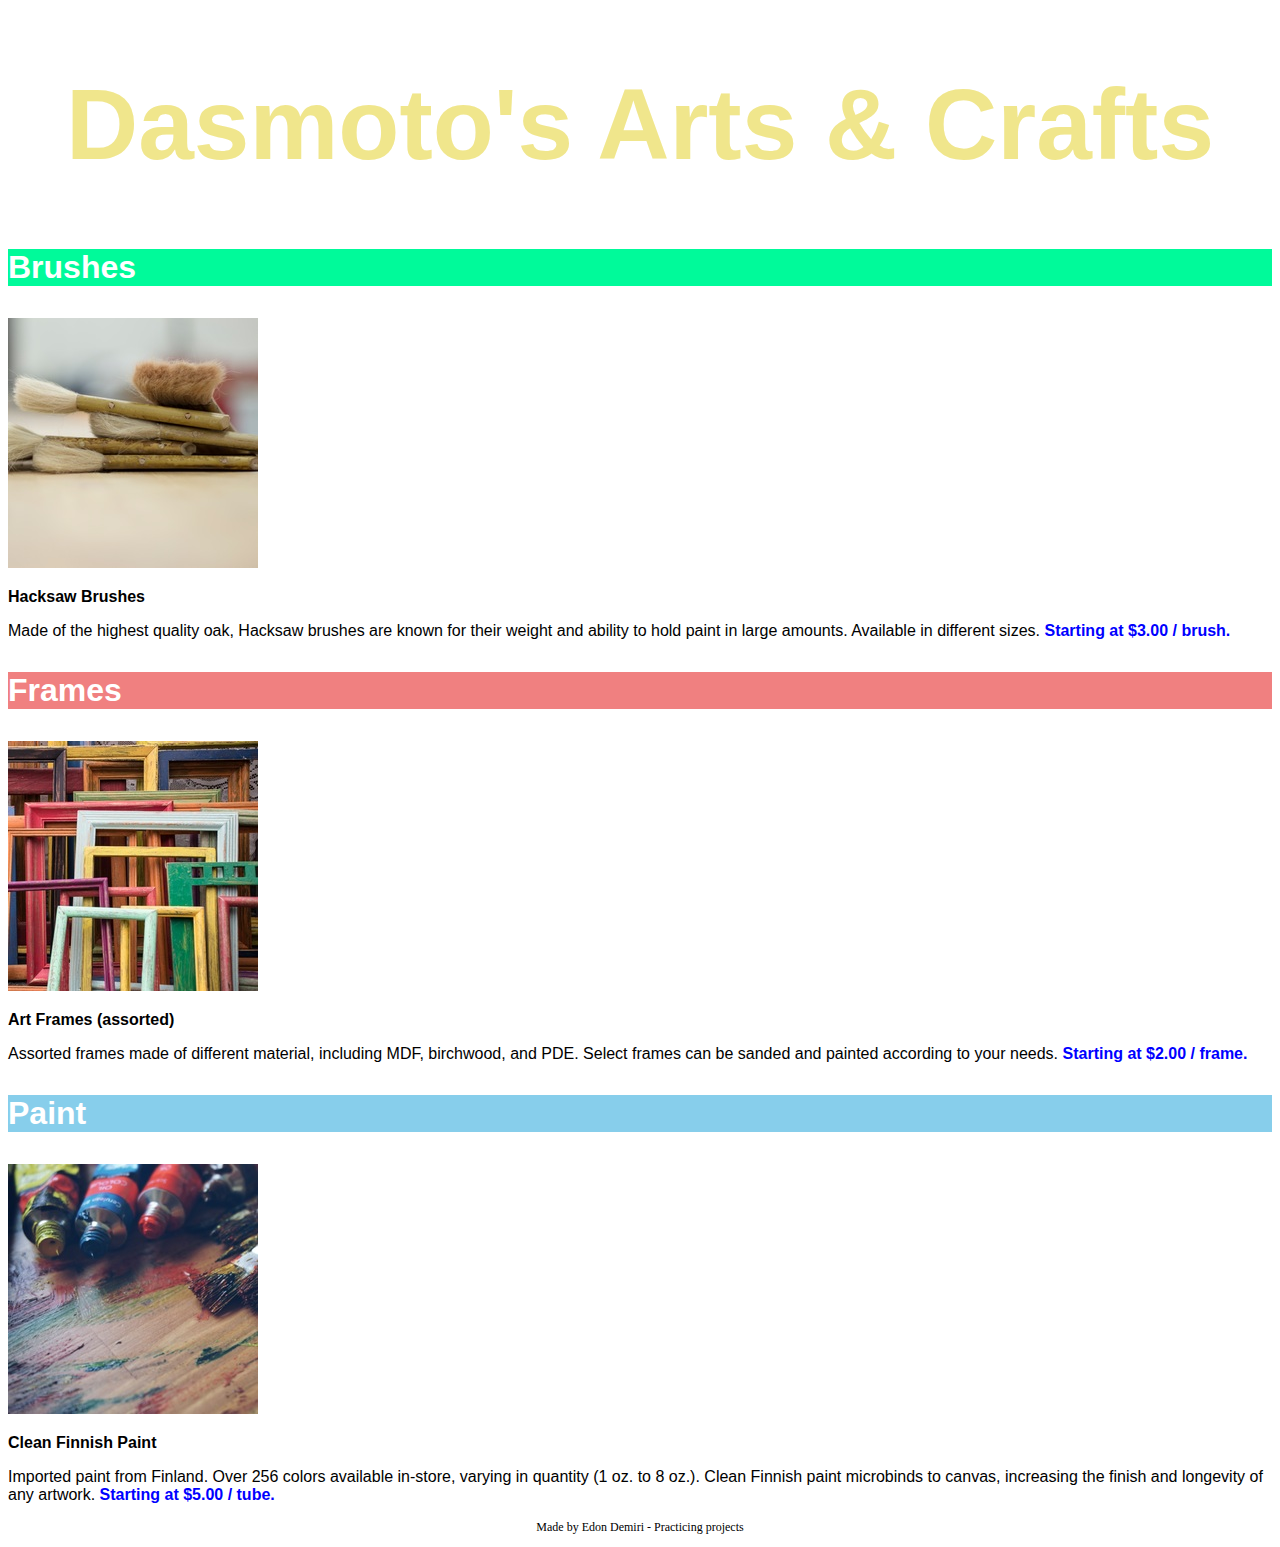
<file: dasmoto_project/index.html>
<!DOCTYPE html>
<html lang="en">
<head>
    <meta charset="UTF-8">
    <meta name="viewport" content="width=device-width, initial-scale=1.0">
    <title>Dasmoto</title>
    <link rel="stylesheet" href="./resources/css/index.css">
</head>
<body>

    <header>
        <h1>Dasmoto's Arts & Crafts</h1>

    </header>
    
    <nav></nav>

    <main>
        <!-- Content -->
        <section class="content">
            <p id="brushes">Brushes</p>
            <article>
                <img src="./resources/images/hacksaw.jpeg" alt="">
                <p class="bold">Hacksaw Brushes</p>
                <p>Made of the highest quality oak, Hacksaw brushes are known 
                    for their weight and ability to hold paint in large amounts. 
                    Available in different sizes. 
                    <span class="bold blue">Starting at $3.00 / brush.</span></p>
            </article>

            <p id="frames">Frames</p>
            <article>
                <img src="./resources/images/frames.jpeg" alt="">
                <p class="bold">Art Frames (assorted)</p>
                <p>Assorted frames made of different material, 
                    including MDF, birchwood, and PDE. Select frames 
                    can be sanded and painted according to your needs. 
                    <span class="bold blue">Starting at $2.00 / frame.</span></p>
            </article>

            <p id="paint">Paint</p>
            <article>
                <img src="./resources/images/finnish.jpeg" alt="">
                <p class="bold">Clean Finnish Paint</p>
                <p>Imported paint from Finland. Over 256 colors available in-store, 
                    varying in quantity (1 oz. to 8 oz.). Clean Finnish paint 
                    microbinds to canvas, increasing the finish and longevity of any 
                    artwork. <span class="bold blue">Starting at $5.00 / tube.</span></p>
            </article>
        </section>
        
    </main>

    <footer>
        <p>Made by Edon Demiri - Practicing projects</p>    </footer>

</body>
</html>
</file>
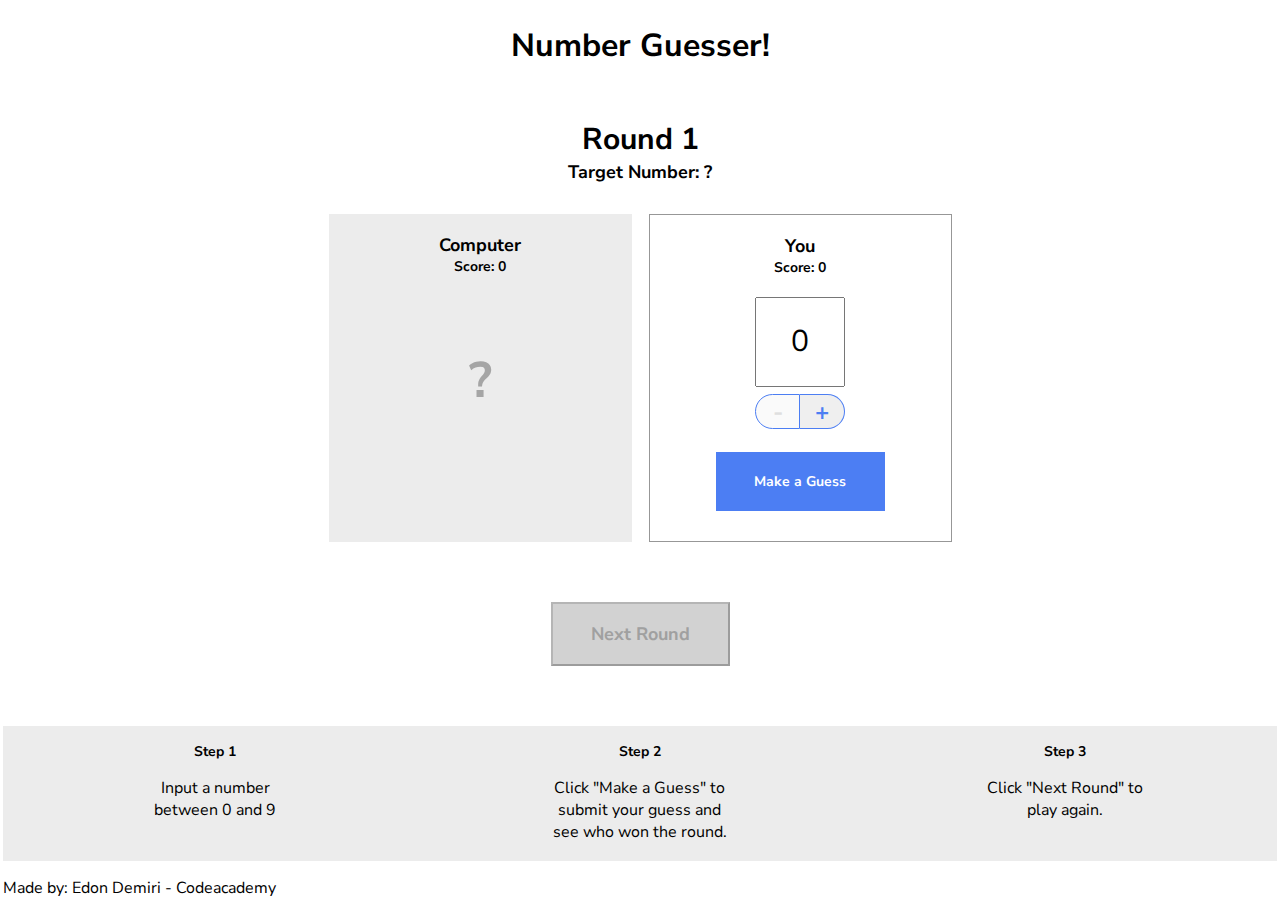
<file: guessingGameProject_withJavaScript/index.html>
<!doctype html>

<html>
  <head>
    <title>Number Guesser</title>
    <link href="https://fonts.googleapis.com/css?family=Nunito+Sans:400,700" rel="stylesheet">
    <link rel="stylesheet" href="./resources/css/style.css">
  </head>
  <body>
    <div class="game-container">
      <header>
        <h1>Number Guesser!</h1>
      </header>
      
      <div class="rounds">
        <p class="round-label">Round <span id="round-number">1</span></p>
        <p class="guess-label">Target Number: <span id="target-number">?</span></p>
      </div>

      <div class="guessing-area">
        <div class="guess computer-guess">
          <div class="guess-title">
            <p class="guess-label">Computer</p>
            <p class="score-label">Score: <span id="computer-score">0</span></p>
          </div>
          <p id="computer-guess">?</p>
          <p class="winning-text" id="computer-wins"></p>
        </div>
        <div class="guess human-guess">
          <div class="guess-title">
            <p class="guess-label">You</p>
            <p class="score-label">Score: <span id="human-score">0</span></p>
          </div>
          <input type="number" id="human-guess" min=0 max=9 value=0>
          <div class="number-controls">
            <button class="number-control left" id="subtract" disabled>-</button>
            <button class="number-control right" id="add">+</button>
          </div>
          <button class="button" id="guess">Make a Guess</button>
        </div>
      </div>

      <div class="next-round-container">
        <button class="button" id="next-round" disabled>Next Round</button>
      </div>

    </div>
    
    <div class="instructions">
      <div class="instruction">
        <h3>Step 1</h3>
        <p>Input a number between 0 and 9</p>
      </div>
      <div class="instruction">
        <h3>Step 2</h3>
        <p>Click "Make a Guess" to submit your guess and see who won the round.</p>
      </div>
      <div class="instruction">
        <h3>Step 3</h3>
        <p>Click "Next Round" to play again.</p>
      </div>
    </div>

    <script src="./resources/javascript/script.js"></script>
    <script src="./resources/javascript/game.js"></script>
  </body>

  <footer>
    <p>Made by: Edon Demiri - Codeacademy</p>
  </footer>
</html>
</file>
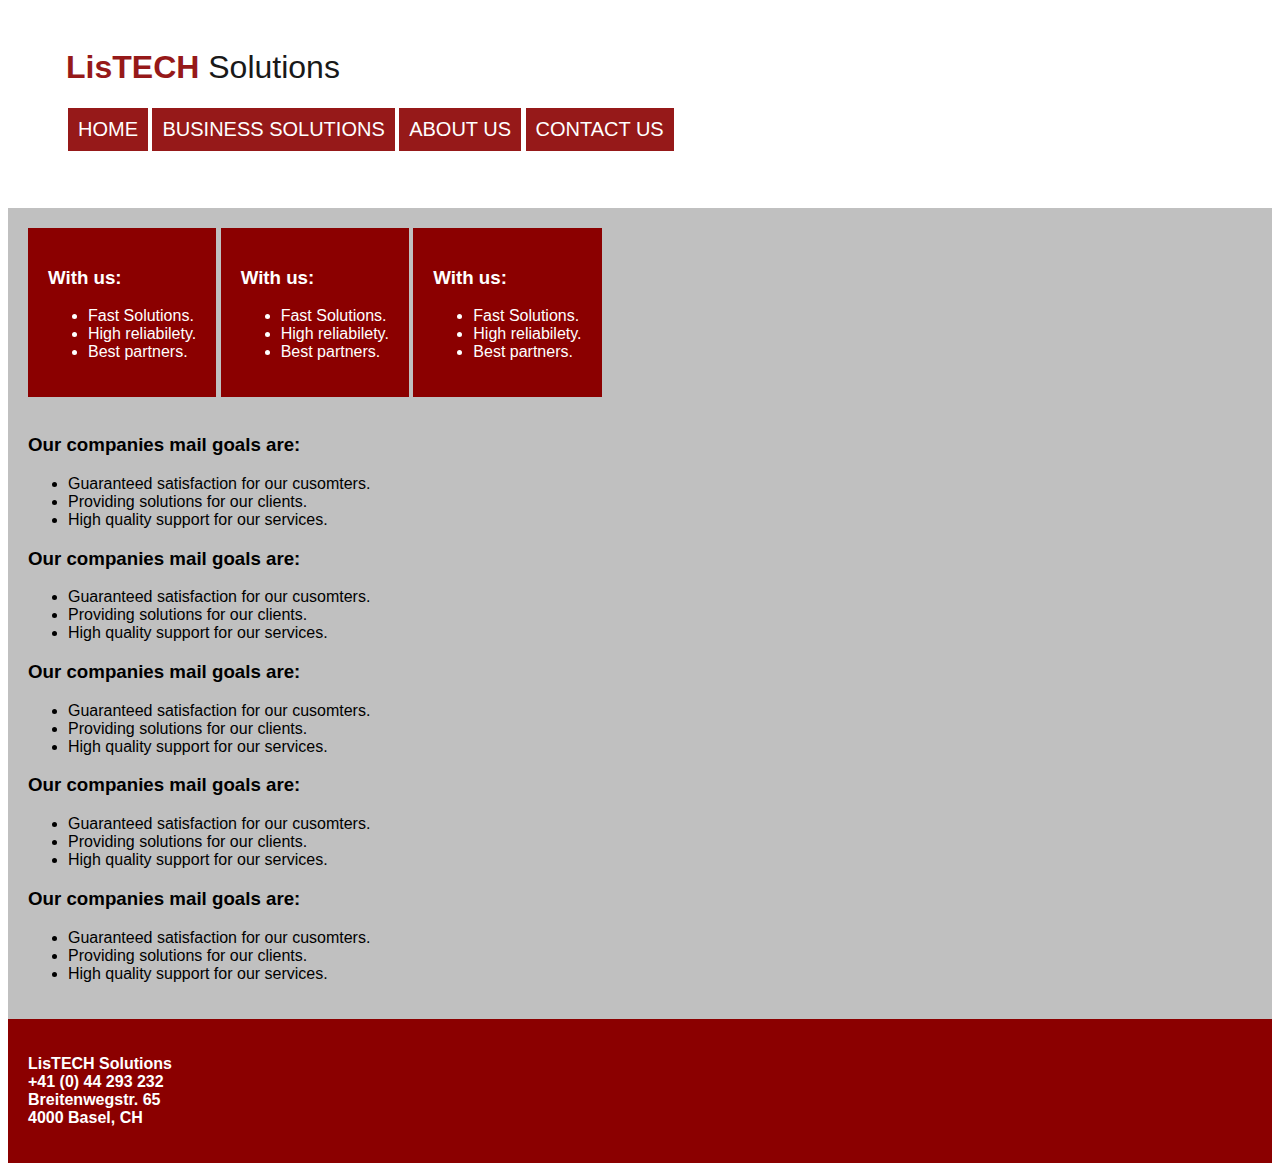
<file: listech_project/index.html>
<!DOCTYPE html>
<html lang="en">
<head>
    <meta charset="UTF-8">
    <meta name="viewport" content="width=device-width, initial-scale=1.0">
    <title>My First Page</title>
    <link rel="stylesheet" href="./resources/css/index.css">
</head>

<body>

    <header>
        <!-- Here is the banner -->
        <h1>LisTECH<span class="solutions"> Solutions</span> </h1>
        <!-- <img src="./resources/images/banner.jpg" alt=""> -->

        <!-- Here is the naviation -->
        <nav class="menu">
            <ul >
                <li><a href="">Home</a></li>
                <li><a href="">Business Solutions</a></li>
                <li><a href="">About Us</a></li>
                <li><a href="">Contact Us</a></li>
            </ul>
        </nav>

    </header>

    <main class="all">
<!-- Here is the main content -->
    <section class="companypresentation">
        <article>
            <h3>With us:</h3>
            <ul>
                <li>Fast Solutions.</li>
                <li>High reliabilety.</li>
                <li>Best partners.</li>
            </ul>
        </article>
        <article>
            <h3>With us:</h3>
            <ul>
                <li>Fast Solutions.</li>
                <li>High reliabilety.</li>
                <li>Best partners.</li>
            </ul>
        </article>
        <article>
            <h3>With us:</h3>
            <ul>
                <li>Fast Solutions.</li>
                <li>High reliabilety.</li>
                <li>Best partners.</li>
            </ul>
        </article>
    </section><br>

         <section class="companygoals">
            <article>
                <h3>Our companies mail goals are:</h3>
                <ul>
                    <li>Guaranteed satisfaction for our cusomters.</li>
                    <li>Providing solutions for our clients.</li>
                    <li>High quality support for our services.</li>
                </ul>
            </article>
            <article>
                <h3>Our companies mail goals are:</h3>
                <ul>
                    <li>Guaranteed satisfaction for our cusomters.</li>
                    <li>Providing solutions for our clients.</li>
                    <li>High quality support for our services.</li>
                </ul>
            </article>
            <article>
                <h3>Our companies mail goals are:</h3>
                <ul>
                    <li>Guaranteed satisfaction for our cusomters.</li>
                    <li>Providing solutions for our clients.</li>
                    <li>High quality support for our services.</li>
                </ul>
            </article>
            <article>
                <h3>Our companies mail goals are:</h3>
                <ul>
                    <li>Guaranteed satisfaction for our cusomters.</li>
                    <li>Providing solutions for our clients.</li>
                    <li>High quality support for our services.</li>
                </ul>
            </article>
            <article>
                <h3>Our companies mail goals are:</h3>
                <ul>
                    <li>Guaranteed satisfaction for our cusomters.</li>
                    <li>Providing solutions for our clients.</li>
                    <li>High quality support for our services.</li>
                </ul>
            </article>
         </section>

    </main>

    <footer>
<!-- Here are the contact information -->
        <section class="contact">
            <article>
                <p>LisTECH Solutions <br> 
                +41 (0) 44 293 232 <br>
                Breitenwegstr. 65 <br>
                4000 Basel, CH</p>
            </article>
        </section>

    </footer>
    
</body>

</html>
</file>
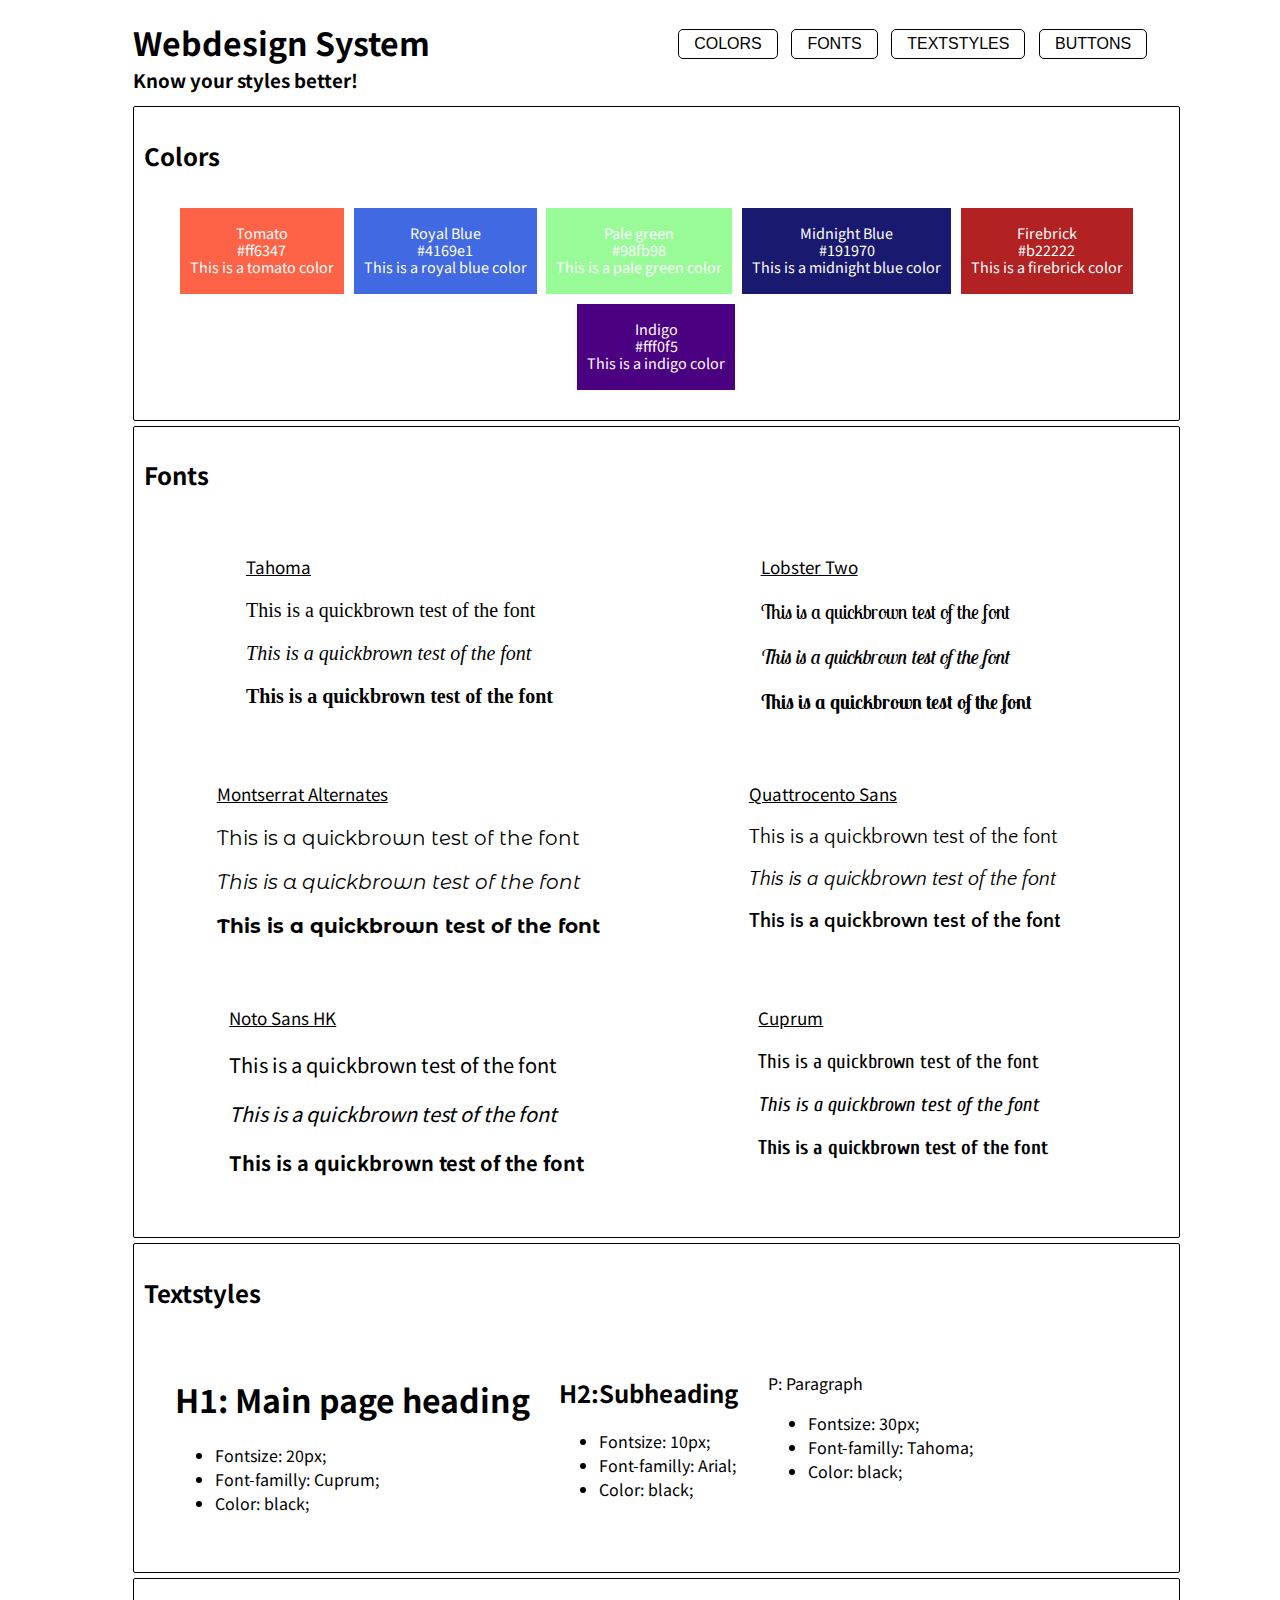
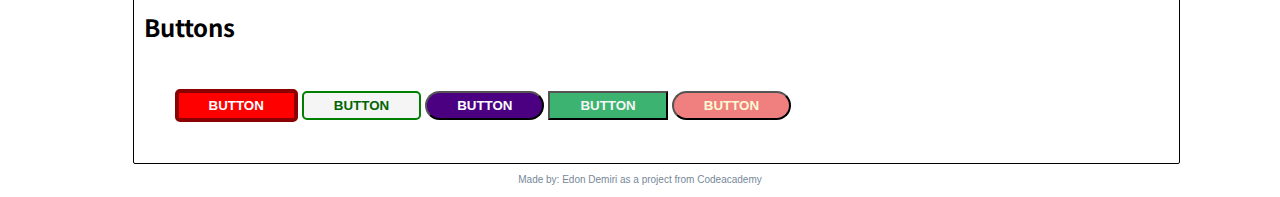
<file: websiteDesignSystem_project/index.html>
<!DOCTYPE html>
<html>
  <head>
    <title>Webdesign system</title>
    <link href="resources/css/style.css" type="text/css" rel="stylesheet" />
    <link href="https://fonts.googleapis.com/css?family=Cuprum:400,400i,700|Lobster+Two:400,400i,700|Montserrat+Alternates:400,400i,700|Noto+Sans+HK|Oxanium|Quattrocento+Sans:400,400i,700&display=swap" rel="stylesheet">

  </head>

  <body>
    <header>
      <div class="leftHeader">
        <h1>Webdesign System</h1>
        <h3>Know your styles better!</h3>
      </div>

      <nav class="rightNav">
        <ul>
          <li><a href="#colorID">Colors</a></li>
          <li><a href="#fontID">Fonts</a></li>
          <li><a href="#textstyleID">Textstyles</a></li>
          <li><a href="#buttonID">Buttons</a></li>
        </ul>
      </div>
    </header>

    <div class="main-container">

      <div class="container">
        <h2 class="title" id="colorID">Colors</h2>

        <div class="flex-color-container" >
          <div class="color-container" id="tomato">
            <p class="color-label">Tomato</p>
            <p class="color-hex">#ff6347</p>
            <p class="color-description">This is a tomato color</p>
          </div>

          <div class="color-container" id="royalblue">
            <p class="color-label">Royal Blue</p>
            <p class="color-hex">#4169e1</p>
            <p class="color-description">This is a royal blue color</p>
          </div>

          <div class="color-container" id="palegreen">
            <p class="color-label">Pale green</p>
            <p class="color-hex">#98fb98</p>
            <p class="color-description">This is a pale green color</p>
          </div>

          <div class="color-container" id="midnightblue">
            <p class="color-label">Midnight Blue</p>
            <p class="color-hex">#191970</p>
            <p class="color-description">This is a midnight blue color</p>
          </div>

          <div class="color-container" id="firebrick">
            <p class="color-label">Firebrick</p>
            <p class="color-hex">#b22222</p>
            <p class="color-description">This is a firebrick color</p>
          </div>

          <div class="color-container" id="indigo">
            <p class="color-label">Indigo</p>
            <p class="color-hex">#fff0f5</p>
            <p class="color-description">This is a indigo color</p>
          </div>


        </div>
      </div>

      <div class="container">
        <h2 class="title" id="fontID">Fonts</h2>

        <div class="flex-font-container" >
          <div class="font-container">
            <p class="font-label">Tahoma</p>
            <p class="font-description" id="tahoma">This is a quickbrown test of the font</p>
            <p class="font-description italic" id="tahoma">This is a quickbrown test of the font</p>
            <p class="font-description bold" id="tahoma">This is a quickbrown test of the font</p>
          </div>

          <div class="font-container">
            <p class="font-label">Lobster Two</p>
            <p class="font-description" id="lobsterTwo">This is a quickbrown test of the font</p>
            <p class="font-description italic" id="lobsterTwo">This is a quickbrown test of the font</p>
            <p class="font-description bold" id="lobsterTwo">This is a quickbrown test of the font</p>
          </div>

          <div class="font-container">
            <p class="font-label">Montserrat Alternates</p>
            <p class="font-description" id="montserratesAlternates">This is a quickbrown test of the font</p>
            <p class="font-description italic" id="montserratesAlternates">This is a quickbrown test of the font</p>
            <p class="font-description bold" id="montserratesAlternates">This is a quickbrown test of the font</p>
          </div>

          <div class="font-container">
            <p class="font-label">Quattrocento Sans</p>
            <p class="font-description" id="quattrocentoSans">This is a quickbrown test of the font</p>
            <p class="font-description italic" id="quattrocentoSans">This is a quickbrown test of the font</p>
            <p class="font-description bold" id="quattrocentoSans">This is a quickbrown test of the font</p>
          </div>

         

          <div class="font-container">
            <p class="font-label">Noto Sans HK</p>
            <p class="font-description" id="notosanshk">This is a quickbrown test of the font</p>
            <p class="font-description italic" id="notosanshk">This is a quickbrown test of the font</p>
            <p class="font-description bold" id="notosanshk">This is a quickbrown test of the font</p>
          </div>

          <div class="font-container">
            <p class="font-label">Cuprum</p>
            <p class="font-description" id="cuprum">This is a quickbrown test of the font</p>
            <p class="font-description italic" id="cuprum">This is a quickbrown test of the font</p>
            <p class="font-description bold" id="cuprum">This is a quickbrown test of the font</p>
          </div>

    


        </div>
      </div>

      <div class="container">
        <h2 class="title" id="textstyleID">Textstyles</h2>

        <div class="flexbox-textstyle-container" >
          <div class="textstyle-container">
            <h1 class="textstyle-label">H1: Main page heading</h1>
            <ul>
              <li>Fontsize: 20px;</li>
              <li>Font-familly: Cuprum;</li>
              <li>Color: black;</li>
            </ul>
          </div>

          <div class="textstyle-container">
            <h2 class="textstyle-label">H2:Subheading</h2>
            <ul>
              <li>Fontsize: 10px;</li>
              <li>Font-familly: Arial;</li>
              <li>Color: black;</li>
            </ul>
          </div>

          <div class="textstyle-container">
            <p class="textstyle-label">P: Paragraph</p>
            <ul>
              <li>Fontsize: 30px;</li>
              <li>Font-familly: Tahoma;</li>
              <li>Color: black;</li>
            </ul>
          </div>
        </div>
      </div>

      <div class="container">
        <h2 class="title"  id="buttonID">Buttons</h2>

       <div class=flex-button-container>
        <div class="button-container">
          <button class="button1">Button</button>
          <button class="button2">Button</button>
          <button class="button3">Button</button>
          <button class="button4">Button</button>
          <button class="button5">Button</button>
        </div>
       </div>

      </div>

    </div>

    <footer>
      <p>Made by: Edon Demiri as a project from Codeacademy</p>
    </footer>
  </body>
</html>
</file>
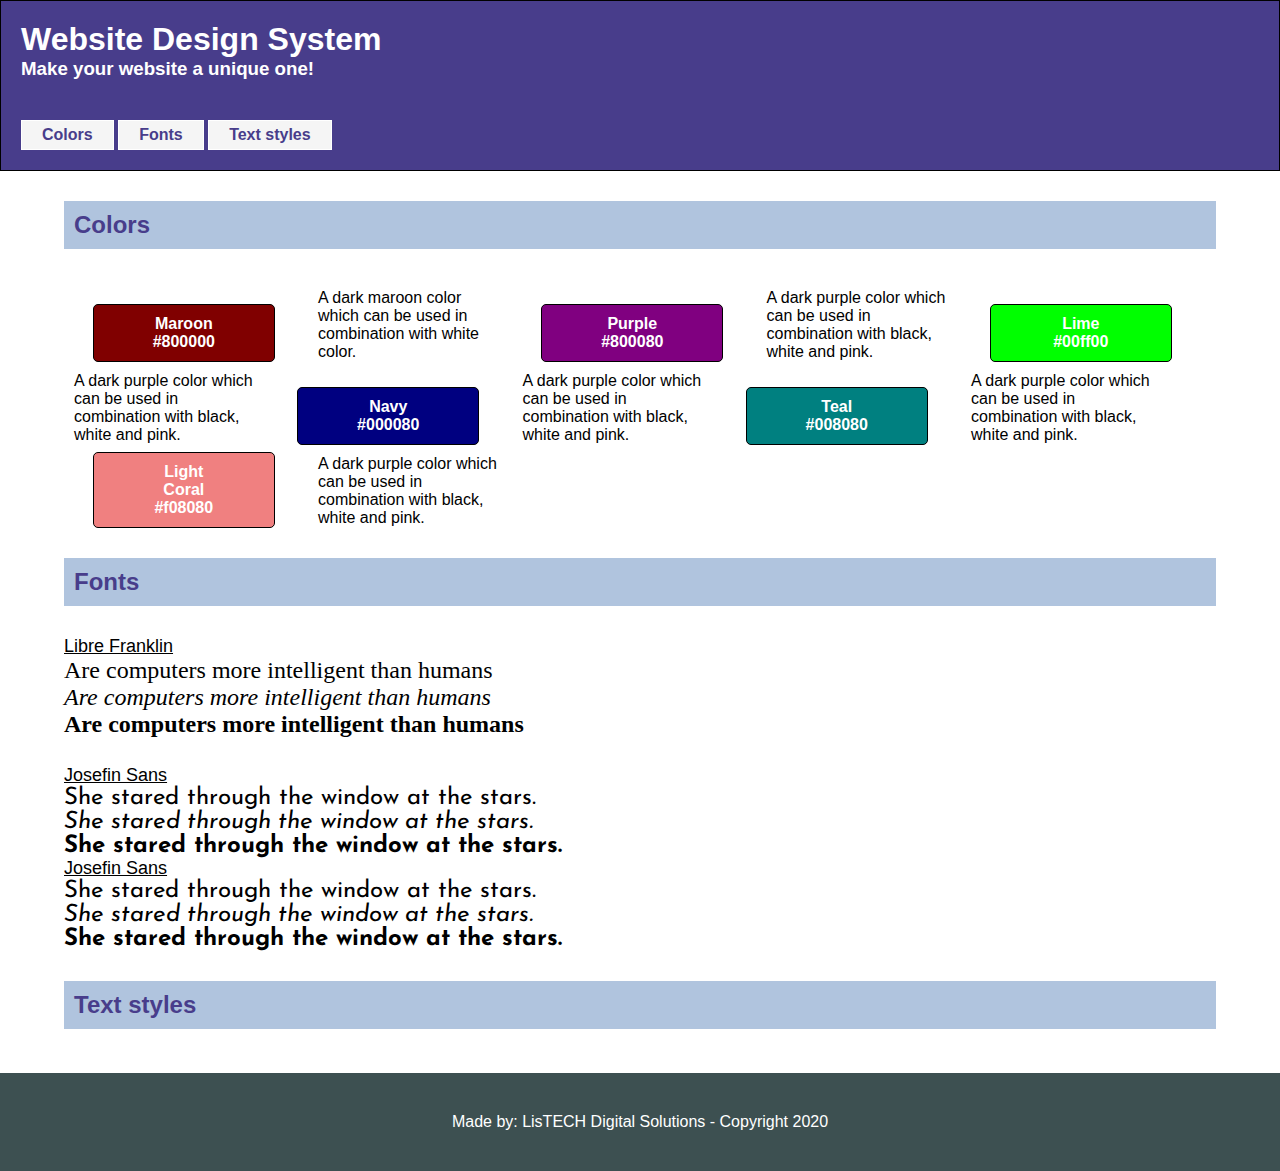
<file: websiteDesignSystem_project/_backup/index.html>
<!DOCTYPE html>

<head>
  <title>Web design system</title>
  <link href="resources/css/style.css" type="text/css" rel="stylesheet" />
  <link href="https://fonts.googleapis.com/css?family=Josefin+Sans|Libre+Franklin:400,400i,700&display=swap" rel="stylesheet">

</head>

<body>
  <header>
    <h1>Website Design System</h1>
    <h3>Make your website a unique one!</h3>
    <nav class="menu">
      <ul>
        <li><a href="#colors">Colors</a></li>
        <li><a href="#fonts">Fonts</a></li>
        <li><a href="#textstyles">Text styles</a></li>
      </ul>
    </nav>
  </header>

  <main>
    <section class="colorSection allSections" id="colors">
      <h2>Colors</h2>
      <ul>
        <li class="maroon">
          <p>Maroon</p>
          <p>#800000</p>
        </li>
        <p class="description">
          A dark maroon color which can be used in combination with white color.
        </p>

        <li id="purple">
          <p>Purple</p>
          <p>#800080</p>
        </li>
        <p class="description">
          A dark purple color which can be used in combination with black, white
          and pink.
        </p>

        <li id="lime">
          <p>Lime</p>
          <p>#00ff00</p>
        </li>
        <p class="description">
          A dark purple color which can be used in combination with black, white
          and pink.
        </p>

        <li id="navy">
          <p>Navy</p>
          <p>#000080</p>
        </li>
        <p class="description">
          A dark purple color which can be used in combination with black, white
          and pink.
        </p>

        <li id="teal">
          <p>Teal</p>
          <p>#008080</p>
        </li>
        <p class="description">
          A dark purple color which can be used in combination with black, white
          and pink.
        </p>

        <li id="lightcoral">
          <p>Light Coral</p>
          <p>#f08080</p>
        </li>
        <p class="description">
          A dark purple color which can be used in combination with black, white
          and pink.
        </p>
      </ul>
    </section>

    <section class="fontSection allSections" id="fonts">
      <h2>Fonts</h2>
      <p class="fontNames">Libre Franklin</p>
      <div class="librefranklin">
        <p class="regular">Are computers more intelligent than humans</p>
        <p class="italic">Are computers more intelligent than humans</p>
        <p class="bold">Are computers more intelligent than humans</p><br>
      </div>

      <p class="fontNames">Josefin Sans</p>
      <div class="josefinsans">
        <p class="regular">She stared through the window at the stars.</p>
        <p class="italic">She stared through the window at the stars.</p>
        <p class="bold">She stared through the window at the stars.</p>
      </div>

      <p class="fontNames">Josefin Sans</p>
      <div class="josefinsans">
        <p class="regular">She stared through the window at the stars.</p>
        <p class="italic">She stared through the window at the stars.</p>
        <p class="bold">She stared through the window at the stars.</p>
      </div>
    </section>

    

    <section class="textstyleSection allSections" id="textstyles">
      <h2>Text styles</h2>
    </section>
  </main>

  <footer>
    <p>Made by: LisTECH Digital Solutions - Copyright 2020</p>
  </footer>
</body>
</file>
<file: dasmoto_project/resources/css/index.css>
header h1 {
    font-size: 100px;
    font-weight: bold;
    color: khaki;
    font-family: Helvetica;
    text-align: center;
    background-image: url("https://s3.amazonaws.com/codecademy-content/courses/freelance-1/unit-2/pattern.jpeg");
    background-position: center;
    background-repeat: repeat;

}



.content p {
    font-family: Helvetica;

}

#brushes{
    font-size: 32px;
    color: white;
    background-color: mediumspringgreen;
    font-weight: bold;
}

#frames{
    font-size: 32px;
    color: white;
    background-color: lightcoral;
    font-weight: bold;
}

#paint{
    font-size: 32px;
    color: white;
    background-color: skyblue;
    font-weight: bold;
}

.bold {
    font-weight: bold;
}

.blue {
    color:blue
}

footer{
    text-align: center;
    font-size: 12px;
}
</file>
<file: guessingGameProject_withJavaScript/resources/css/style.css>
* {
  font-family: 'Nunito Sans';
  box-sizing: border-box;
}

body {
  margin: 0 auto;
  padding: 3px;
  background-color: #fff;
}

.game-container {
  max-width: 640px;
  margin: 0 auto;
  text-align: center;
}

header {
  display: flex;
  justify-content: center
}

.rounds {
  display: flex;
  flex-direction: column;
  align-items: center;
  margin-bottom: 30px;
}

.round-label {
  font-size: 30px;
  font-weight: 700;
  margin-bottom: 0px;
}

.guess {
  min-width: 303px;
  height: 328px;
  display: flex;
  flex-direction: column;
  align-items: center;
  padding: 19px;
}

.guessing-area {
  display: flex;
  justify-content: space-around;
  align-items: flex-start;
  margin-bottom: 60px;
}

.guess-title {
  display: flex;
  flex-direction: column;
  align-items: center;
  justify-content: flex-start;
  margin-bottom: 20px;
}

.guess-label {
  font-size: 18px;
  font-weight: 700;
  margin: 0;
}

.score-label {
  font-size: 14px;
  font-weight: 700;
  margin: 0;
}

.target-guess {
  display: flex;
  flex-direction: column;
  align-items: center;
  justify-content: flex-start;
}

.computer-guess {
  background-color: #ececec;
}

#computer-guess {
  font-size: 50px;
  font-weight: 700;
  color: #a5a5a5;
}

.human-guess {
  border: 1px solid #979797;
}

.guess input {
  height: 90px;
  width: 90px;
  font-size: 30px;
  text-align: center;
  margin: 0 auto;
  margin-bottom: 7px;
}

.number-controls {
  font-size: 0;
  margin-bottom: 23px;
}

.number-control {
  border: solid 1px #4c7ef3;
  display: inline-block;
  width: 45px;
  height: 35px;
  font-size: 24px;
  font-weight: 700;
  color: #4c7ef3;
  cursor: pointer;
}

.number-controls button[disabled] {
  color: #dfdfdf;
  cursor: default;
}

.left {
  border-top-left-radius: 22.5px;
  border-bottom-left-radius: 22.5px;
}

.right {
  border-top-right-radius: 22.5px;
  border-bottom-right-radius: 22.5px;
  border-left-width: 0px;
}

.controls {
  display: flex;
  justify-content: space-around;
}

.button {
  background-color: #4c7ef3;
  color: #fff;
  cursor: pointer;
}

#guess {
  padding: 20px;
  width: 169px;
  height: 59px;
  border: none;
  font-weight: 700;
  font-size: 14px;
}

input[type=number]::-webkit-inner-spin-button {
  -webkit-appearance: none;
}

#next-round {
  width: 179px;
  height: 64px;
  font-size: 18px;
  font-weight: bold;
  margin-left: auto;
  margin-right: auto;
  margin-bottom: 60px;
}
  
.button[disabled] {
  background-color: #d2d2d2;
  color: #a0a0a0;
  cursor: default;
}

.instructions {
  background-color: #ececec;
  width: 100%;
  display: flex;
  justify-content: space-around;
}

.instruction {
  width: 180px;
  padding: 2px;
  text-align: center;
}

.instructions h3 {
  font-size: 14px;
}


.winning-text, .winning-text[disabled] {
  color: #ec3636;
  font-weight: 700;
}
</file>
<file: listech_project/resources/css/index.css>
/* Header and Navigation */

header {
    background-color:white;
    opacity: 0.9;
    border-radius: 10px;
    padding: 20px;
    position: fixed;
    width: 100%;
    z-index:1;
}

header h1 {
    font-family: 'Trebuchet MS', 'Lucida Sans Unicode', 'Lucida Grande', 'Lucida Sans', Arial, sans-serif;    
    margin-left:38px;
    color: darkred;
    
}


.solutions {
   font-weight: normal;
   color: black;
}

.menu li{
    font-family: 'Trebuchet MS', 'Lucida Sans Unicode', 'Lucida Grande', 'Lucida Sans', Arial, sans-serif;
    list-style-type: square;
    list-style-position: outside;
    font-size: 20px;
    text-transform: uppercase;
    display: inline-block;
    background-color: darkred;
    padding: 10px;
    color: white;

}
/* ================================================== */

/* Main and Body*/

* {
    box-sizing: border-box;
}

img {
    height: 160px;
    width: 800px;
    border-radius: 20px;
}

main {
    background-color: silver;
    padding: 20px;

}

body {
    font-family: 'Trebuchet MS', 'Lucida Sans Unicode', 'Lucida Grande', 'Lucida Sans', Arial, sans-serif;

}

.companypresentation article {
    color: white;
    background-color: darkred;
    padding: 20px;
    text-align: left;
    max-width: 200px;
   display:inline-block;

}
/* ================================================== */

/* Footer */

footer {
    background-color: darkred;
    color:white;
    padding: 20px;
    font-weight: bold;
    font-family: 'Trebuchet MS', 'Lucida Sans Unicode', 'Lucida Grande', 'Lucida Sans', Arial, sans-serif;
    position: relative;
    top:200px;
}
/* ================================================== */

/* Anchor */

a {
    color: white;
    text-decoration: none;
}


.all {
    position: relative;
    top: 200px;

}
</file>
<file: websiteDesignSystem_project/resources/css/style.css>
body {
  margin:1% auto;
  padding: 0px;
  width:80%;
  font-family: "Noto Sans HK";
}

/* Navigation and Header Style */
/* ====================================================================== */
nav li{
  display:inline-block;
  padding: 5px 15px;
  margin:0rem 0.3rem;
  text-transform: uppercase;
  border-radius: 5px;
  border: 1px solid black;
  font-family: 'Segoe UI', Tahoma, Geneva, Verdana, sans-serif;
}

nav li:hover{
  background-color: whitesmoke;
  font-weight: bold;
}

nav a{
  text-decoration: none;
  color: black;
}

.rightNav{
  float:right;
}
 
.leftHeader{
  float:left;
  line-height: 1rem;
  margin-left: 5px;
}

/* Main container and Containers Style */
/* ====================================================================== */

.main-container {
  clear:both;
}

.container{
  border: 0.5px solid black;
  border-radius: 2px;
  width:100%;
  padding:1%;
  margin:0.5%;
}

/* Flex COLOR Container and other elements of this group */
/* ====================================================================== */
.flex-color-container{
  display: flex;
  flex-direction: row;
  flex-wrap: wrap;
  justify-content: center;
  padding: inherit;
  margin:inherit;
}


.color-container{
  color: white;
  text-align: center;
  line-height: 0.2;
  padding: inherit;
  margin:inherit;
  font-size: 0.9rem;
}

#tomato{
  background-color: #ff6347	;
}
#royalblue{
  background-color: #4169e1	;
}
#yellow{
  background-color: #E6D72A;
}
#palegreen{
  background-color:#98fb98;
}

#midnightblue{
  background-color: #191970;
}

#firebrick{
  background-color: #b22222;
}

#indigo{
  background-color: #4b0082;
}


/* Flex FONT Container and other elements of this group */
/* ====================================================================== */
.flex-font-container{
  display: flex;
  flex-direction: row;
  flex-wrap: wrap;
  justify-content: space-around;
  padding: inherit;
  margin: inherit;
}

.font-container{
  padding:inherit;
  margin: inherit;
}


.font-label{
  text-decoration: underline;
  font-size: 17px;
}

.font-description{
  font-size: 20px;
}

.font-container{
  margin-right: 40px;
}

#tahoma{
  font-family: "Tahoma";
}

#montserratesAlternates{
  font-family: "Montserrat Alternates";
}

#quattrocentoSans{
  font-family: "Quattrocento Sans";
}

#lobsterTwo{
  font-family:"Lobster Two";
}

#cuprum{
  font-family: "Cuprum";
}

#notosanshk{
  font-family:"Noto Sans HK";
}

#oxanium{
  font-family: "Oxanium";
}

.italic{
  font-style: italic;
}

.bold{
  font-weight: bold;
}

/* Flex TEXTSTYLE Container and other elements of this group */
/* ====================================================================== */
.flexbox-textstyle-container{
  display: flex;
  flex-direction: row;
  flex-wrap: wrap;
  justify-content: left;
  padding: inherit;
  margin: inherit;
}

.textstyle-container{
  padding: inherit;
  margin: inherit;
}



/* Buttons Style */
/* ====================================================================== */
.flex-button-container{
  display: flex;
  flex-direction: column;
  flex-wrap: wrap;
  justify-content: left;
  padding: inherit;
  margin: inherit;
}

.button-container{
  padding: inherit;
  margin: inherit;
}

button{
  width: auto;
  height: auto;
  padding:5px 30px;
}

button:hover{
  border: 4px  solid lightgray;
  transition: all 0.1s ease 0.1s;
}


.button1{
background-color: red;
color: white;
border: 4px solid darkred;
text-transform: uppercase;
border-radius: 5px;
font-family: 'Segoe UI', Tahoma, Geneva, Verdana, sans-serif;
font-weight: bold;
}


.button2{
  background-color: whitesmoke;
  color: darkgreen;
  border: 2px solid green;
  text-transform: uppercase;
  border-radius: 5px;
  font-family: 'Franklin Gothic Medium', 'Arial Narrow', Arial, sans-serif;
  font-weight: bold;
  }

  .button3{
    background-color: indigo;
    color: white;
    text-transform: uppercase;
    border-radius: 15px;
    font-family: 'Franklin Gothic Medium', 'Arial Narrow', Arial, sans-serif;
    font-weight: bold;
    }

    .button4{
      background-color: mediumseagreen;
      color: whitesmoke ;
      text-transform: uppercase;
      font-family: -apple-system, BlinkMacSystemFont, 'Segoe UI', Roboto, Oxygen, Ubuntu, Cantarell, 'Open Sans', 'Helvetica Neue', sans-serif;
      font-weight: bold;
      }

      .button5{
        background-color: lightcoral;
        color: lightgoldenrodyellow ;
        text-transform: uppercase;
        border-radius: 15px;
        font-family: -apple-system, BlinkMacSystemFont, 'Segoe UI', Roboto, Oxygen, Ubuntu, Cantarell, 'Open Sans', 'Helvetica Neue', sans-serif;
        font-weight: bold;
        }


/* Footer Style */
/* ====================================================================== */
footer {
  text-align: center;
  color: lightslategrey;
  font-family: 'Segoe UI', Tahoma, Geneva, Verdana, sans-serif;
  font-size: 10px;
}
</file>
<file: websiteDesignSystem_project/_backup/resources/css/style.css>
* {
  padding: 0px;
  margin: 0px;
}

/* Header section */

header {
  font-family: "Gill Sans", "Gill Sans MT", Calibri, "Trebuchet MS", sans-serif;
  background-color: darkslateblue;
  color: white;
  padding: 20px;
  border: 1px solid black;
  max-width: 100%;
}

/* List items in navigation */

.menu li {
  display: inline-block;
  background-color: whitesmoke;
  padding: 5px 20px;
  border: 1px solid white;
  margin-top: 40px;
  font-family: "Gill Sans", "Gill Sans MT", Calibri, "Trebuchet MS", sans-serif;
  font-weight: bold;
  font-size: medium;
}

/* Anchors (links) in the list items of navigation */

.menu a {
  text-decoration: none;
  color: darkslateblue;
}

/* h2 in Section */

.allSections h2 {
  margin: 30px auto;
  font-family: "Gill Sans", "Gill Sans MT", Calibri, "Trebuchet MS", sans-serif;
  background-color: lightsteelblue;
  padding: 10px 10px;
  color: darkslateblue;
}

.allSections {
  max-width: 90%;
  margin: 0 auto;
  font-family: "Gill Sans", "Gill Sans MT", Calibri, "Trebuchet MS", sans-serif;

}

/* Colors Items Section */

.colorSection li {
  display: inline-block;
  border-radius: 5px;
  color: white;
  padding: 10px 50px;
  margin: 0 1.8rem;
  width: 80px;
  text-align: center;
  font-weight: bold;
  position: relative;
  border: 1px solid black;

}



.description {
  width: 180px;
  color: black;
  display: inline-block;
  position: relative;
  top: 10px;
  margin: 0 10px;
}

.maroon {
  background-color: #800000;
}

#purple {
  background-color: #800080;
}

#lime {
  background-color: #00ff00;
}

#navy {
  background-color: #000080;
}

#teal {
  background-color: #008080;
}

#lightcoral {
  background-color: #f08080;
}

/* Font Section */


p.fontNames {
  font-size: large;
  text-decoration: underline;
}

div.librefranklin {
  font-family: "Libre Frankin";
  font-size: x-large;

}

div.josefinsans {
  font-family: "Josefin Sans";
  font-size: x-large;
}

.italic{
  font-style: italic;
}

.bold{
  font-weight: bold;
}





/* Footer Section */

footer {
  background-color: hsl(184, 14%, 28%);
  color: white;
  text-align: center;
  padding: 40px;
  max-width: 100%;
  font-family: "Gill Sans", "Gill Sans MT", Calibri, "Trebuchet MS", sans-serif;
  position: relative;
  top: 14px;
}
</file>
